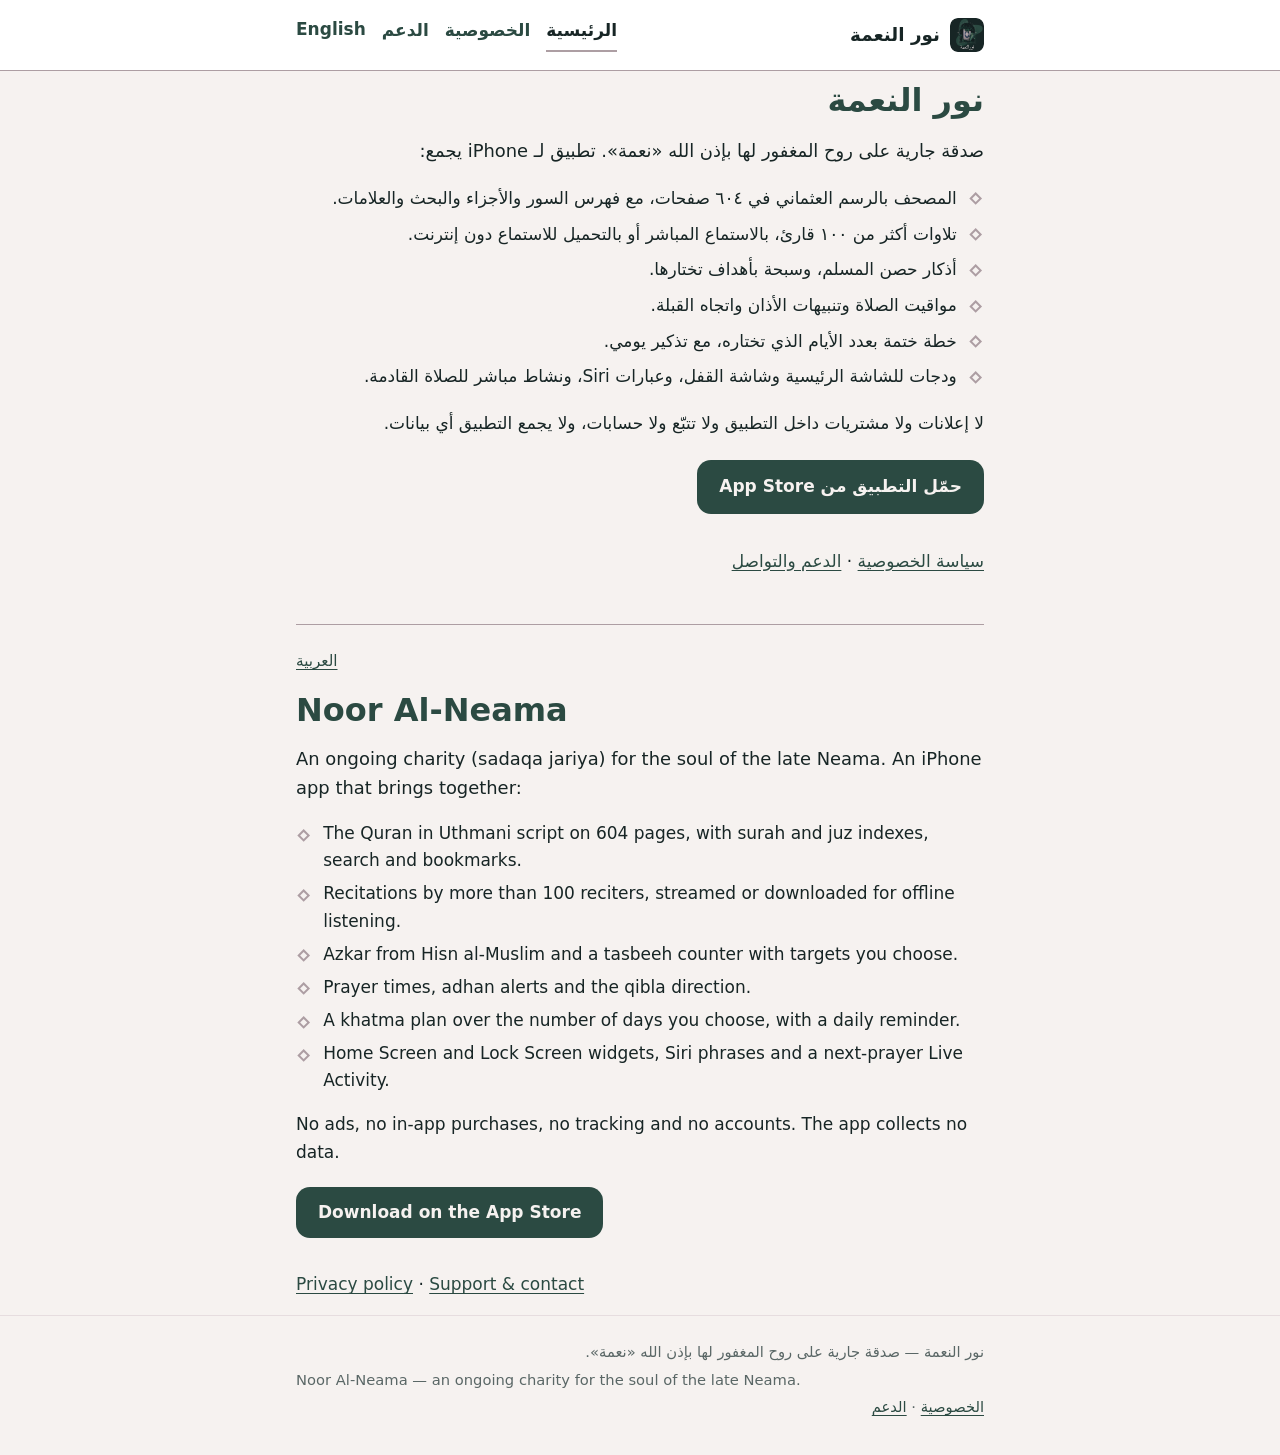
<file: index.html>
<!doctype html>
<html lang="ar" dir="rtl">
<head>
<meta charset="utf-8">
<meta name="viewport" content="width=device-width, initial-scale=1">
<meta name="color-scheme" content="light dark">
<meta name="description" content="نور النعمة: مصحف وتلاوات وأذكار ومواقيت صلاة لـ iPhone، صدقة جارية بلا إعلانات ولا تتبّع. Noor Al-Neama: Quran, recitations, azkar and prayer times for iPhone.">
<meta name="referrer" content="no-referrer">
<title>نور النعمة · Noor Al-Neama</title>
<link rel="icon" href="icon.png" type="image/png">
<link rel="stylesheet" href="style.css">
</head>
<body>
<a class="skip" href="#main">تخطَّ إلى المحتوى</a>
<header class="site-header">
  <div class="wrap">
    <a class="brand" href="index.html">
      <img src="icon.png" width="34" height="34" alt="">
      <span>نور النعمة</span>
    </a>
    <nav class="site-nav" aria-label="القائمة الرئيسية">
      <ul>
        <li><a href="index.html" aria-current="page">الرئيسية</a></li>
        <li><a href="privacy.html">الخصوصية</a></li>
        <li><a href="support.html">الدعم</a></li>
        <li><a href="#en" lang="en" hreflang="en">English</a></li>
      </ul>
    </nav>
  </div>
</header>

<main id="main" class="wrap">
<article id="ar">
  <h1>نور النعمة</h1>
  <p class="lead">صدقة جارية على روح المغفور لها بإذن الله «نعمة». تطبيق لـ iPhone يجمع:</p>
  <ul class="checks">
    <li>المصحف بالرسم العثماني في ٦٠٤ صفحات، مع فهرس السور والأجزاء والبحث والعلامات.</li>
    <li>تلاوات أكثر من ١٠٠ قارئ، بالاستماع المباشر أو بالتحميل للاستماع دون إنترنت.</li>
    <li>أذكار حصن المسلم، وسبحة بأهداف تختارها.</li>
    <li>مواقيت الصلاة وتنبيهات الأذان واتجاه القبلة.</li>
    <li>خطة ختمة بعدد الأيام الذي تختاره، مع تذكير يومي.</li>
    <li>ودجات للشاشة الرئيسية وشاشة القفل، وعبارات Siri، ونشاط مباشر للصلاة القادمة.</li>
  </ul>
  <p>لا إعلانات ولا مشتريات داخل التطبيق ولا تتبّع ولا حسابات، ولا يجمع التطبيق أي بيانات.</p>
  <p><a class="cta" href="https://apps.apple.com/app/id6822206057">حمّل التطبيق من App Store</a></p>
  <p><a href="privacy.html">سياسة الخصوصية</a> · <a href="support.html">الدعم والتواصل</a></p>
</article>

<article id="en" class="en" lang="en" dir="ltr">
  <p class="lang-switch"><a href="#ar" lang="ar" hreflang="ar" dir="rtl">العربية</a></p>
  <h1>Noor Al-Neama</h1>
  <p class="lead">An ongoing charity (sadaqa jariya) for the soul of the late Neama. An iPhone app that brings together:</p>
  <ul class="checks">
    <li>The Quran in Uthmani script on 604 pages, with surah and juz indexes, search and bookmarks.</li>
    <li>Recitations by more than 100 reciters, streamed or downloaded for offline listening.</li>
    <li>Azkar from Hisn al-Muslim and a tasbeeh counter with targets you choose.</li>
    <li>Prayer times, adhan alerts and the qibla direction.</li>
    <li>A khatma plan over the number of days you choose, with a daily reminder.</li>
    <li>Home Screen and Lock Screen widgets, Siri phrases and a next-prayer Live Activity.</li>
  </ul>
  <p>No ads, no in-app purchases, no tracking and no accounts. The app collects no data.</p>
  <p><a class="cta" href="https://apps.apple.com/app/id6822206057">Download on the App Store</a></p>
  <p><a href="privacy.html">Privacy policy</a> · <a href="support.html">Support &amp; contact</a></p>
</article>
</main>

<footer class="site-footer">
  <div class="wrap">
    <p>نور النعمة — صدقة جارية على روح المغفور لها بإذن الله «نعمة».</p>
    <p lang="en" dir="ltr" class="ltr">Noor Al-Neama — an ongoing charity for the soul of the late Neama.</p>
    <p><a href="privacy.html">الخصوصية</a> · <a href="support.html">الدعم</a></p>
  </div>
</footer>
</body>
</html>
</file>
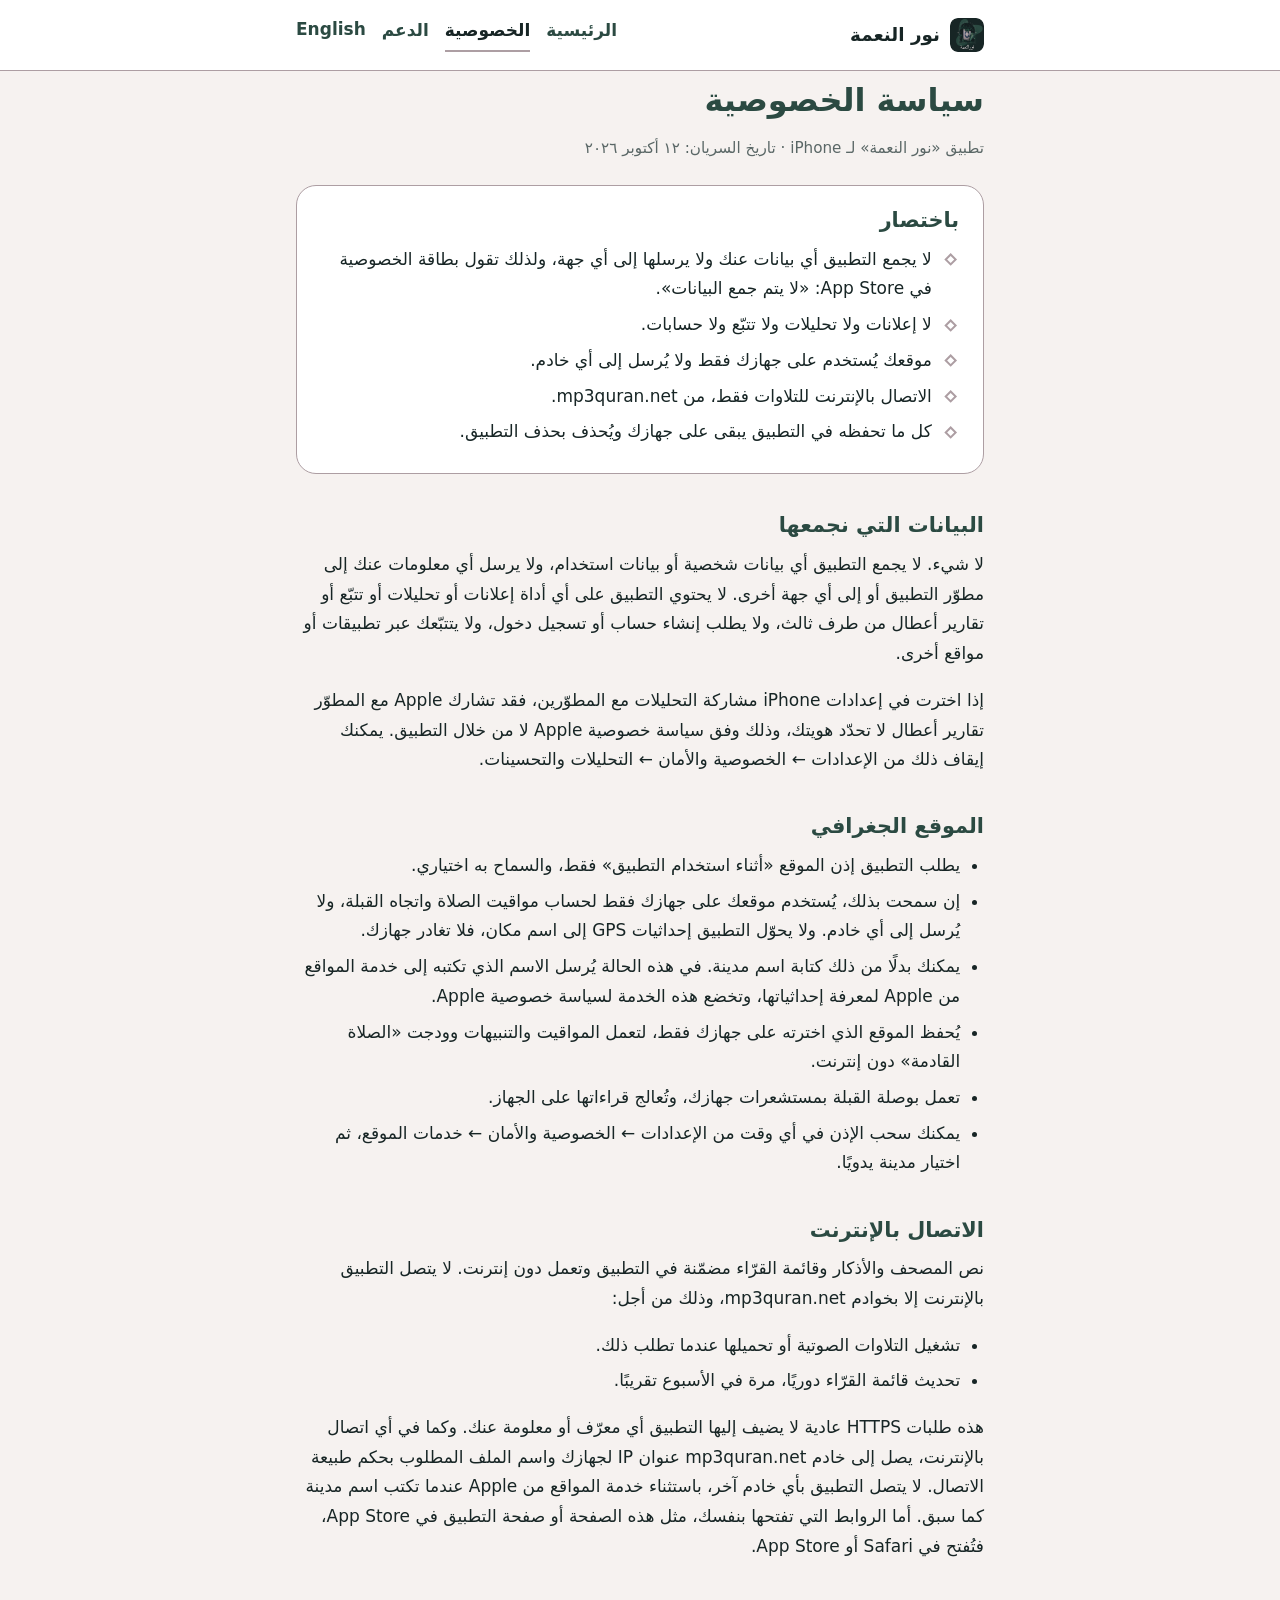
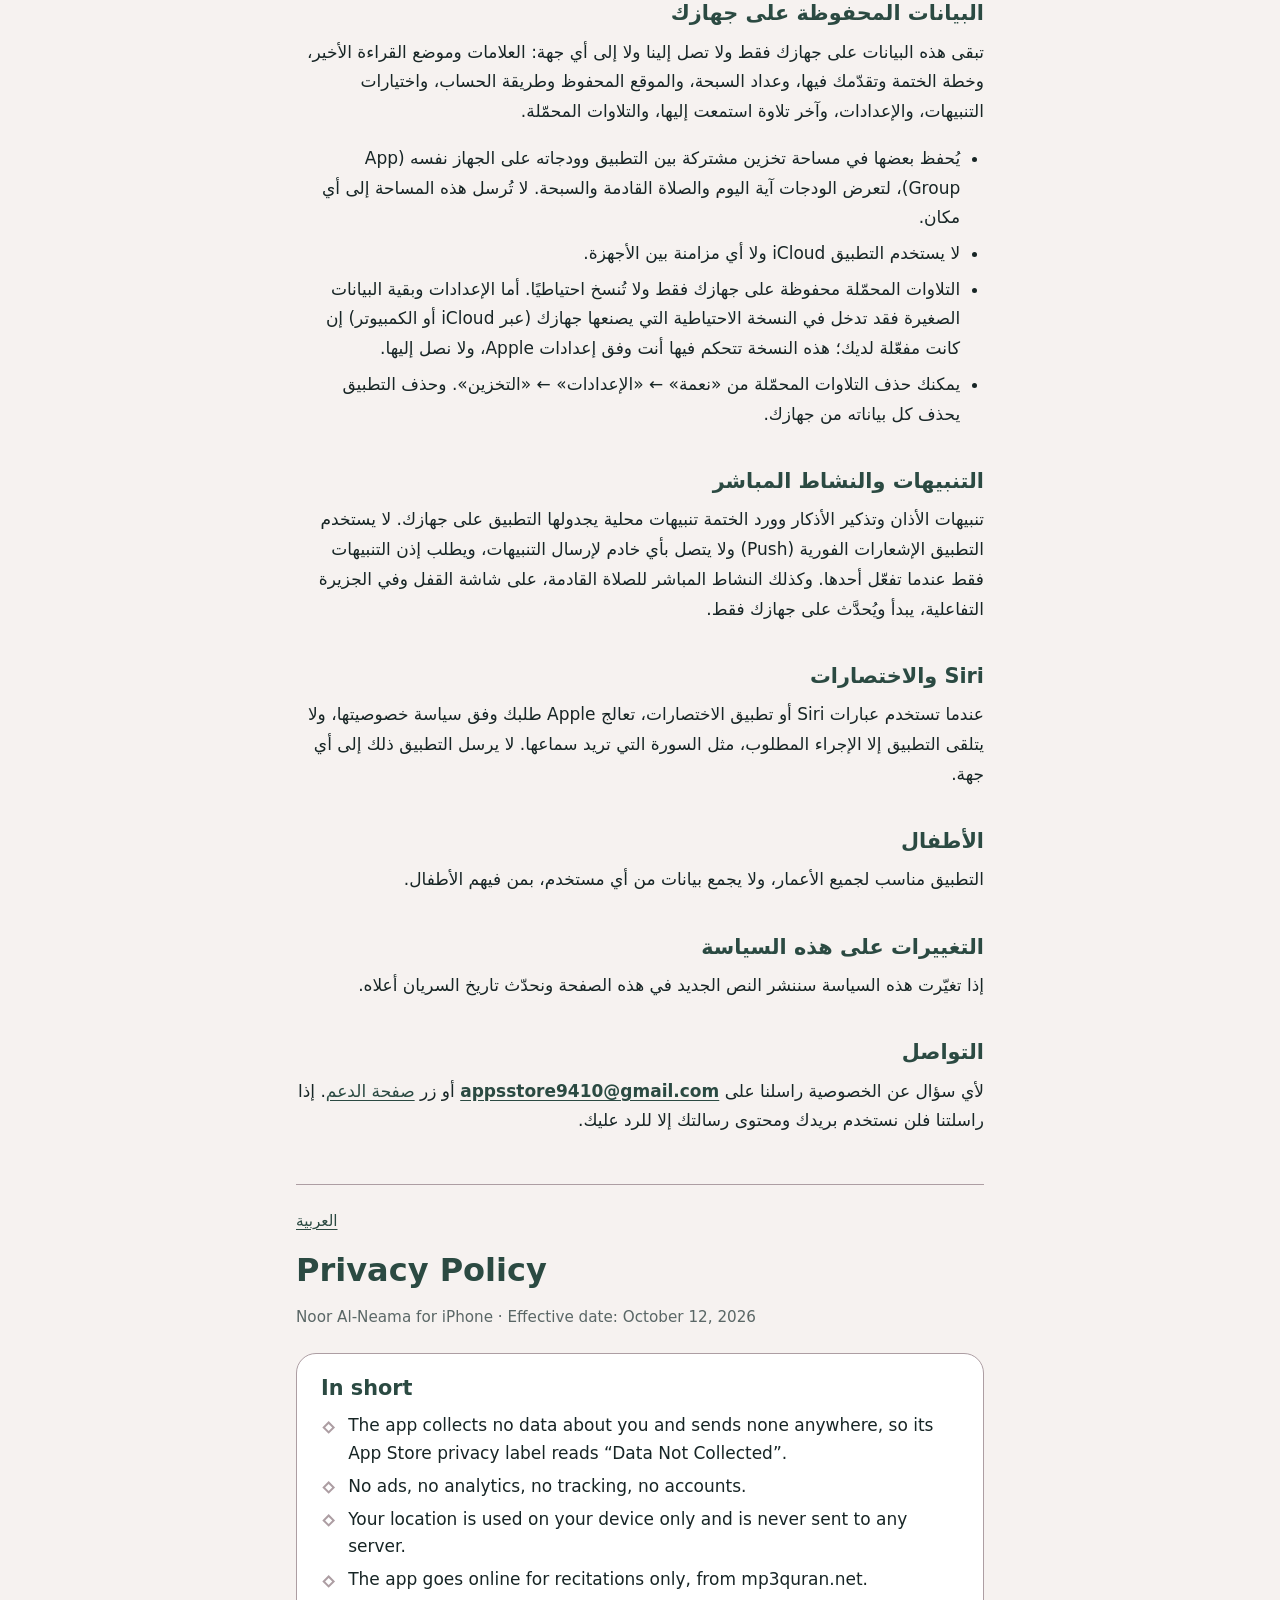
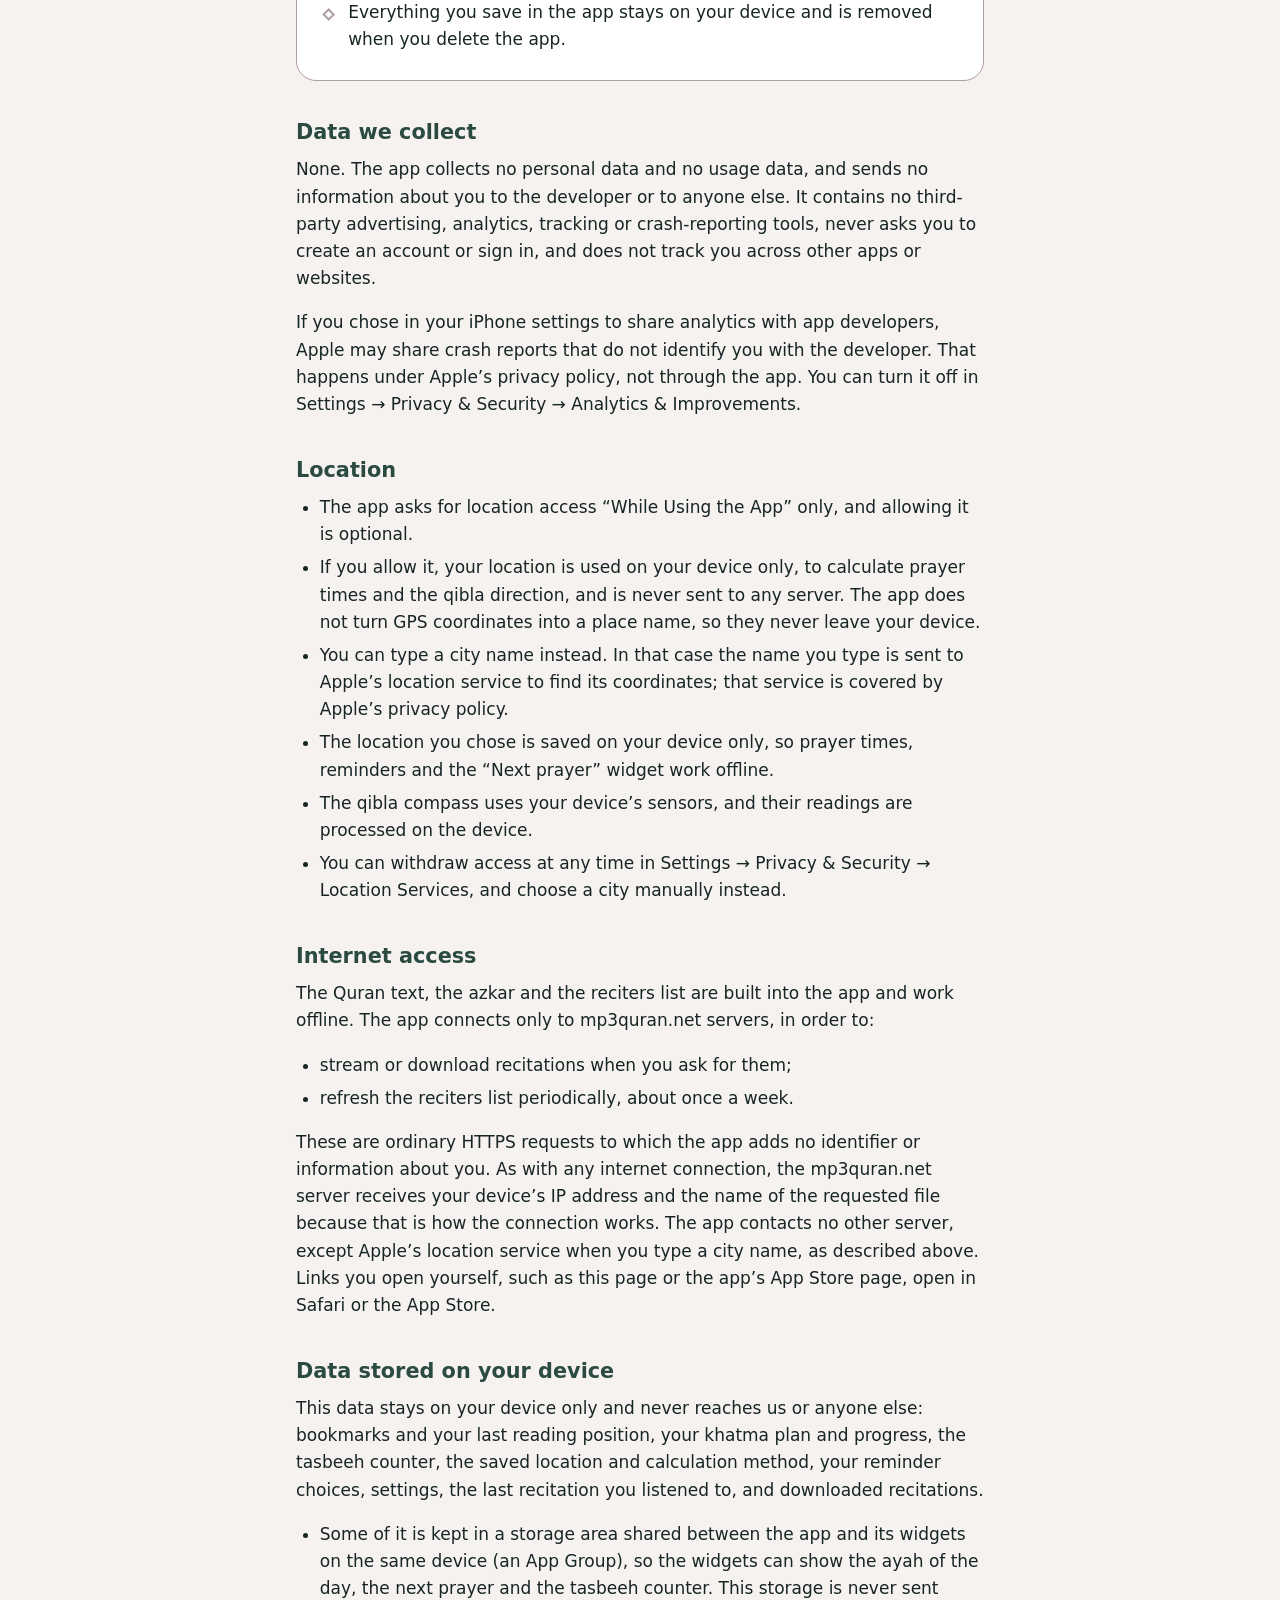
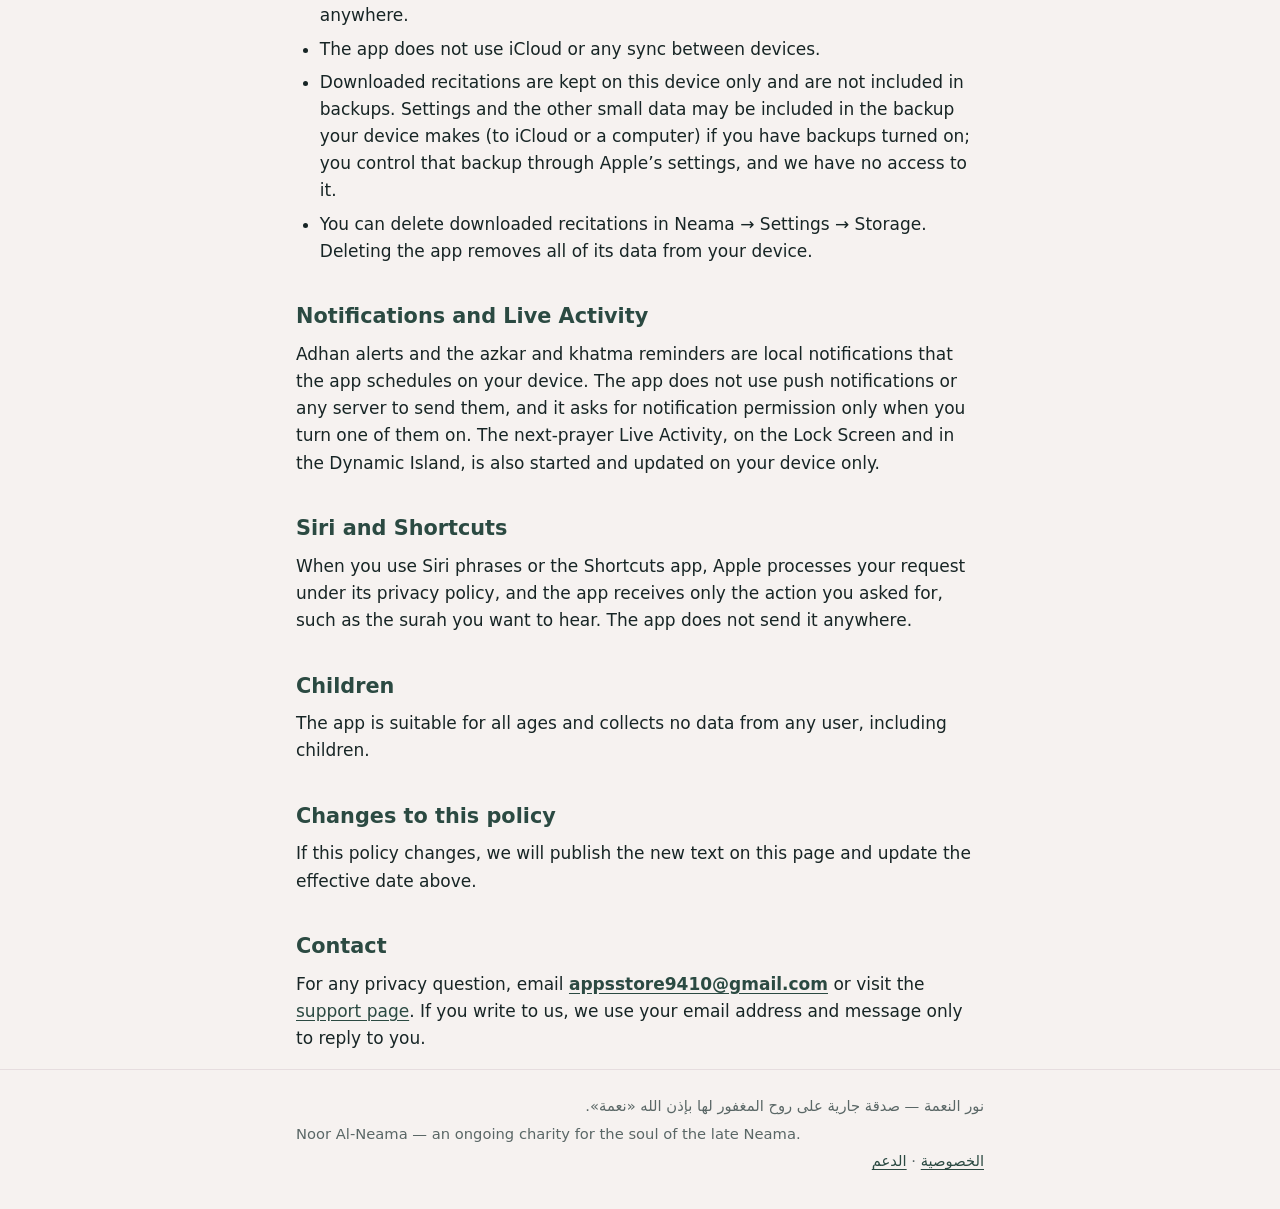
<file: privacy.html>
<!doctype html>
<html lang="ar" dir="rtl">
<head>
<meta charset="utf-8">
<meta name="viewport" content="width=device-width, initial-scale=1">
<meta name="color-scheme" content="light dark">
<meta name="description" content="سياسة الخصوصية لتطبيق نور النعمة: لا يجمع التطبيق أي بيانات. Privacy policy of Noor Al-Neama: the app collects no data.">
<meta name="referrer" content="no-referrer">
<title>سياسة الخصوصية — نور النعمة · Privacy Policy — Noor Al-Neama</title>
<link rel="icon" href="icon.png" type="image/png">
<link rel="stylesheet" href="style.css">
</head>
<body>
<a class="skip" href="#main">تخطَّ إلى المحتوى</a>
<header class="site-header">
  <div class="wrap">
    <a class="brand" href="index.html">
      <img src="icon.png" width="34" height="34" alt="">
      <span>نور النعمة</span>
    </a>
    <nav class="site-nav" aria-label="القائمة الرئيسية">
      <ul>
        <li><a href="index.html">الرئيسية</a></li>
        <li><a href="privacy.html" aria-current="page">الخصوصية</a></li>
        <li><a href="support.html">الدعم</a></li>
        <li><a href="#en" lang="en" hreflang="en">English</a></li>
      </ul>
    </nav>
  </div>
</header>

<main id="main" class="wrap">
<article id="ar">
  <h1>سياسة الخصوصية</h1>
  <p class="meta">تطبيق «نور النعمة» لـ iPhone · تاريخ السريان: <time datetime="2026-10-12">١٢ أكتوبر ٢٠٢٦</time></p>

  <section class="card summary" aria-labelledby="ar-summary">
    <h2 id="ar-summary">باختصار</h2>
    <ul class="checks">
      <li>لا يجمع التطبيق أي بيانات عنك ولا يرسلها إلى أي جهة، ولذلك تقول بطاقة الخصوصية في App Store: «لا يتم جمع البيانات».</li>
      <li>لا إعلانات ولا تحليلات ولا تتبّع ولا حسابات.</li>
      <li>موقعك يُستخدم على جهازك فقط ولا يُرسل إلى أي خادم.</li>
      <li>الاتصال بالإنترنت للتلاوات فقط، من mp3quran.net.</li>
      <li>كل ما تحفظه في التطبيق يبقى على جهازك ويُحذف بحذف التطبيق.</li>
    </ul>
  </section>

  <h2>البيانات التي نجمعها</h2>
  <p>لا شيء. لا يجمع التطبيق أي بيانات شخصية أو بيانات استخدام، ولا يرسل أي معلومات عنك إلى مطوّر التطبيق أو إلى أي جهة أخرى. لا يحتوي التطبيق على أي أداة إعلانات أو تحليلات أو تتبّع أو تقارير أعطال من طرف ثالث، ولا يطلب إنشاء حساب أو تسجيل دخول، ولا يتتبّعك عبر تطبيقات أو مواقع أخرى.</p>
  <p>إذا اخترت في إعدادات iPhone مشاركة التحليلات مع المطوّرين، فقد تشارك Apple مع المطوّر تقارير أعطال لا تحدّد هويتك، وذلك وفق سياسة خصوصية Apple لا من خلال التطبيق. يمكنك إيقاف ذلك من الإعدادات ← الخصوصية والأمان ← التحليلات والتحسينات.</p>

  <h2>الموقع الجغرافي</h2>
  <ul>
    <li>يطلب التطبيق إذن الموقع «أثناء استخدام التطبيق» فقط، والسماح به اختياري.</li>
    <li>إن سمحت بذلك، يُستخدم موقعك على جهازك فقط لحساب مواقيت الصلاة واتجاه القبلة، ولا يُرسل إلى أي خادم. ولا يحوّل التطبيق إحداثيات GPS إلى اسم مكان، فلا تغادر جهازك.</li>
    <li>يمكنك بدلًا من ذلك كتابة اسم مدينة. في هذه الحالة يُرسل الاسم الذي تكتبه إلى خدمة المواقع من Apple لمعرفة إحداثياتها، وتخضع هذه الخدمة لسياسة خصوصية Apple.</li>
    <li>يُحفظ الموقع الذي اخترته على جهازك فقط، لتعمل المواقيت والتنبيهات وودجت «الصلاة القادمة» دون إنترنت.</li>
    <li>تعمل بوصلة القبلة بمستشعرات جهازك، وتُعالج قراءاتها على الجهاز.</li>
    <li>يمكنك سحب الإذن في أي وقت من الإعدادات ← الخصوصية والأمان ← خدمات الموقع، ثم اختيار مدينة يدويًا.</li>
  </ul>

  <h2>الاتصال بالإنترنت</h2>
  <p>نص المصحف والأذكار وقائمة القرّاء مضمّنة في التطبيق وتعمل دون إنترنت. لا يتصل التطبيق بالإنترنت إلا بخوادم mp3quran.net، وذلك من أجل:</p>
  <ul>
    <li>تشغيل التلاوات الصوتية أو تحميلها عندما تطلب ذلك.</li>
    <li>تحديث قائمة القرّاء دوريًا، مرة في الأسبوع تقريبًا.</li>
  </ul>
  <p>هذه طلبات HTTPS عادية لا يضيف إليها التطبيق أي معرّف أو معلومة عنك. وكما في أي اتصال بالإنترنت، يصل إلى خادم mp3quran.net عنوان IP لجهازك واسم الملف المطلوب بحكم طبيعة الاتصال. لا يتصل التطبيق بأي خادم آخر، باستثناء خدمة المواقع من Apple عندما تكتب اسم مدينة كما سبق. أما الروابط التي تفتحها بنفسك، مثل هذه الصفحة أو صفحة التطبيق في App Store، فتُفتح في Safari أو App Store.</p>

  <h2>البيانات المحفوظة على جهازك</h2>
  <p>تبقى هذه البيانات على جهازك فقط ولا تصل إلينا ولا إلى أي جهة: العلامات وموضع القراءة الأخير، وخطة الختمة وتقدّمك فيها، وعداد السبحة، والموقع المحفوظ وطريقة الحساب، واختيارات التنبيهات، والإعدادات، وآخر تلاوة استمعت إليها، والتلاوات المحمّلة.</p>
  <ul>
    <li>يُحفظ بعضها في مساحة تخزين مشتركة بين التطبيق وودجاته على الجهاز نفسه (App Group)، لتعرض الودجات آية اليوم والصلاة القادمة والسبحة. لا تُرسل هذه المساحة إلى أي مكان.</li>
    <li>لا يستخدم التطبيق iCloud ولا أي مزامنة بين الأجهزة.</li>
    <li>التلاوات المحمّلة محفوظة على جهازك فقط ولا تُنسخ احتياطيًا. أما الإعدادات وبقية البيانات الصغيرة فقد تدخل في النسخة الاحتياطية التي يصنعها جهازك (عبر iCloud أو الكمبيوتر) إن كانت مفعّلة لديك؛ هذه النسخة تتحكم فيها أنت وفق إعدادات Apple، ولا نصل إليها.</li>
    <li>يمكنك حذف التلاوات المحمّلة من «نعمة» ← «الإعدادات» ← «التخزين». وحذف التطبيق يحذف كل بياناته من جهازك.</li>
  </ul>

  <h2>التنبيهات والنشاط المباشر</h2>
  <p>تنبيهات الأذان وتذكير الأذكار وورد الختمة تنبيهات محلية يجدولها التطبيق على جهازك. لا يستخدم التطبيق الإشعارات الفورية (Push) ولا يتصل بأي خادم لإرسال التنبيهات، ويطلب إذن التنبيهات فقط عندما تفعّل أحدها. وكذلك النشاط المباشر للصلاة القادمة، على شاشة القفل وفي الجزيرة التفاعلية، يبدأ ويُحدَّث على جهازك فقط.</p>

  <h2>Siri والاختصارات</h2>
  <p>عندما تستخدم عبارات Siri أو تطبيق الاختصارات، تعالج Apple طلبك وفق سياسة خصوصيتها، ولا يتلقى التطبيق إلا الإجراء المطلوب، مثل السورة التي تريد سماعها. لا يرسل التطبيق ذلك إلى أي جهة.</p>

  <h2>الأطفال</h2>
  <p>التطبيق مناسب لجميع الأعمار، ولا يجمع بيانات من أي مستخدم، بمن فيهم الأطفال.</p>

  <h2>التغييرات على هذه السياسة</h2>
  <p>إذا تغيّرت هذه السياسة سننشر النص الجديد في هذه الصفحة ونحدّث تاريخ السريان أعلاه.</p>

  <h2>التواصل</h2>
  <p>لأي سؤال عن الخصوصية راسلنا على <a class="email" href="mailto:appsstore9410@gmail.com">appsstore9410@gmail.com</a> أو زر <a href="support.html">صفحة الدعم</a>. إذا راسلتنا فلن نستخدم بريدك ومحتوى رسالتك إلا للرد عليك.</p>
</article>

<article id="en" class="en" lang="en" dir="ltr">
  <p class="lang-switch"><a href="#ar" lang="ar" hreflang="ar" dir="rtl">العربية</a></p>
  <h1>Privacy Policy</h1>
  <p class="meta">Noor Al-Neama for iPhone · Effective date: <time datetime="2026-10-12">October 12, 2026</time></p>

  <section class="card summary" aria-labelledby="en-summary">
    <h2 id="en-summary">In short</h2>
    <ul class="checks">
      <li>The app collects no data about you and sends none anywhere, so its App Store privacy label reads “Data Not Collected”.</li>
      <li>No ads, no analytics, no tracking, no accounts.</li>
      <li>Your location is used on your device only and is never sent to any server.</li>
      <li>The app goes online for recitations only, from mp3quran.net.</li>
      <li>Everything you save in the app stays on your device and is removed when you delete the app.</li>
    </ul>
  </section>

  <h2>Data we collect</h2>
  <p>None. The app collects no personal data and no usage data, and sends no information about you to the developer or to anyone else. It contains no third-party advertising, analytics, tracking or crash-reporting tools, never asks you to create an account or sign in, and does not track you across other apps or websites.</p>
  <p>If you chose in your iPhone settings to share analytics with app developers, Apple may share crash reports that do not identify you with the developer. That happens under Apple’s privacy policy, not through the app. You can turn it off in Settings → Privacy &amp; Security → Analytics &amp; Improvements.</p>

  <h2>Location</h2>
  <ul>
    <li>The app asks for location access “While Using the App” only, and allowing it is optional.</li>
    <li>If you allow it, your location is used on your device only, to calculate prayer times and the qibla direction, and is never sent to any server. The app does not turn GPS coordinates into a place name, so they never leave your device.</li>
    <li>You can type a city name instead. In that case the name you type is sent to Apple’s location service to find its coordinates; that service is covered by Apple’s privacy policy.</li>
    <li>The location you chose is saved on your device only, so prayer times, reminders and the “Next prayer” widget work offline.</li>
    <li>The qibla compass uses your device’s sensors, and their readings are processed on the device.</li>
    <li>You can withdraw access at any time in Settings → Privacy &amp; Security → Location Services, and choose a city manually instead.</li>
  </ul>

  <h2>Internet access</h2>
  <p>The Quran text, the azkar and the reciters list are built into the app and work offline. The app connects only to mp3quran.net servers, in order to:</p>
  <ul>
    <li>stream or download recitations when you ask for them;</li>
    <li>refresh the reciters list periodically, about once a week.</li>
  </ul>
  <p>These are ordinary HTTPS requests to which the app adds no identifier or information about you. As with any internet connection, the mp3quran.net server receives your device’s IP address and the name of the requested file because that is how the connection works. The app contacts no other server, except Apple’s location service when you type a city name, as described above. Links you open yourself, such as this page or the app’s App Store page, open in Safari or the App Store.</p>

  <h2>Data stored on your device</h2>
  <p>This data stays on your device only and never reaches us or anyone else: bookmarks and your last reading position, your khatma plan and progress, the tasbeeh counter, the saved location and calculation method, your reminder choices, settings, the last recitation you listened to, and downloaded recitations.</p>
  <ul>
    <li>Some of it is kept in a storage area shared between the app and its widgets on the same device (an App Group), so the widgets can show the ayah of the day, the next prayer and the tasbeeh counter. This storage is never sent anywhere.</li>
    <li>The app does not use iCloud or any sync between devices.</li>
    <li>Downloaded recitations are kept on this device only and are not included in backups. Settings and the other small data may be included in the backup your device makes (to iCloud or a computer) if you have backups turned on; you control that backup through Apple’s settings, and we have no access to it.</li>
    <li>You can delete downloaded recitations in Neama → Settings → Storage. Deleting the app removes all of its data from your device.</li>
  </ul>

  <h2>Notifications and Live Activity</h2>
  <p>Adhan alerts and the azkar and khatma reminders are local notifications that the app schedules on your device. The app does not use push notifications or any server to send them, and it asks for notification permission only when you turn one of them on. The next-prayer Live Activity, on the Lock Screen and in the Dynamic Island, is also started and updated on your device only.</p>

  <h2>Siri and Shortcuts</h2>
  <p>When you use Siri phrases or the Shortcuts app, Apple processes your request under its privacy policy, and the app receives only the action you asked for, such as the surah you want to hear. The app does not send it anywhere.</p>

  <h2>Children</h2>
  <p>The app is suitable for all ages and collects no data from any user, including children.</p>

  <h2>Changes to this policy</h2>
  <p>If this policy changes, we will publish the new text on this page and update the effective date above.</p>

  <h2>Contact</h2>
  <p>For any privacy question, email <a class="email" href="mailto:appsstore9410@gmail.com">appsstore9410@gmail.com</a> or visit the <a href="support.html">support page</a>. If you write to us, we use your email address and message only to reply to you.</p>
</article>
</main>

<footer class="site-footer">
  <div class="wrap">
    <p>نور النعمة — صدقة جارية على روح المغفور لها بإذن الله «نعمة».</p>
    <p lang="en" dir="ltr" class="ltr">Noor Al-Neama — an ongoing charity for the soul of the late Neama.</p>
    <p><a href="privacy.html">الخصوصية</a> · <a href="support.html">الدعم</a></p>
  </div>
</footer>
</body>
</html>
</file>
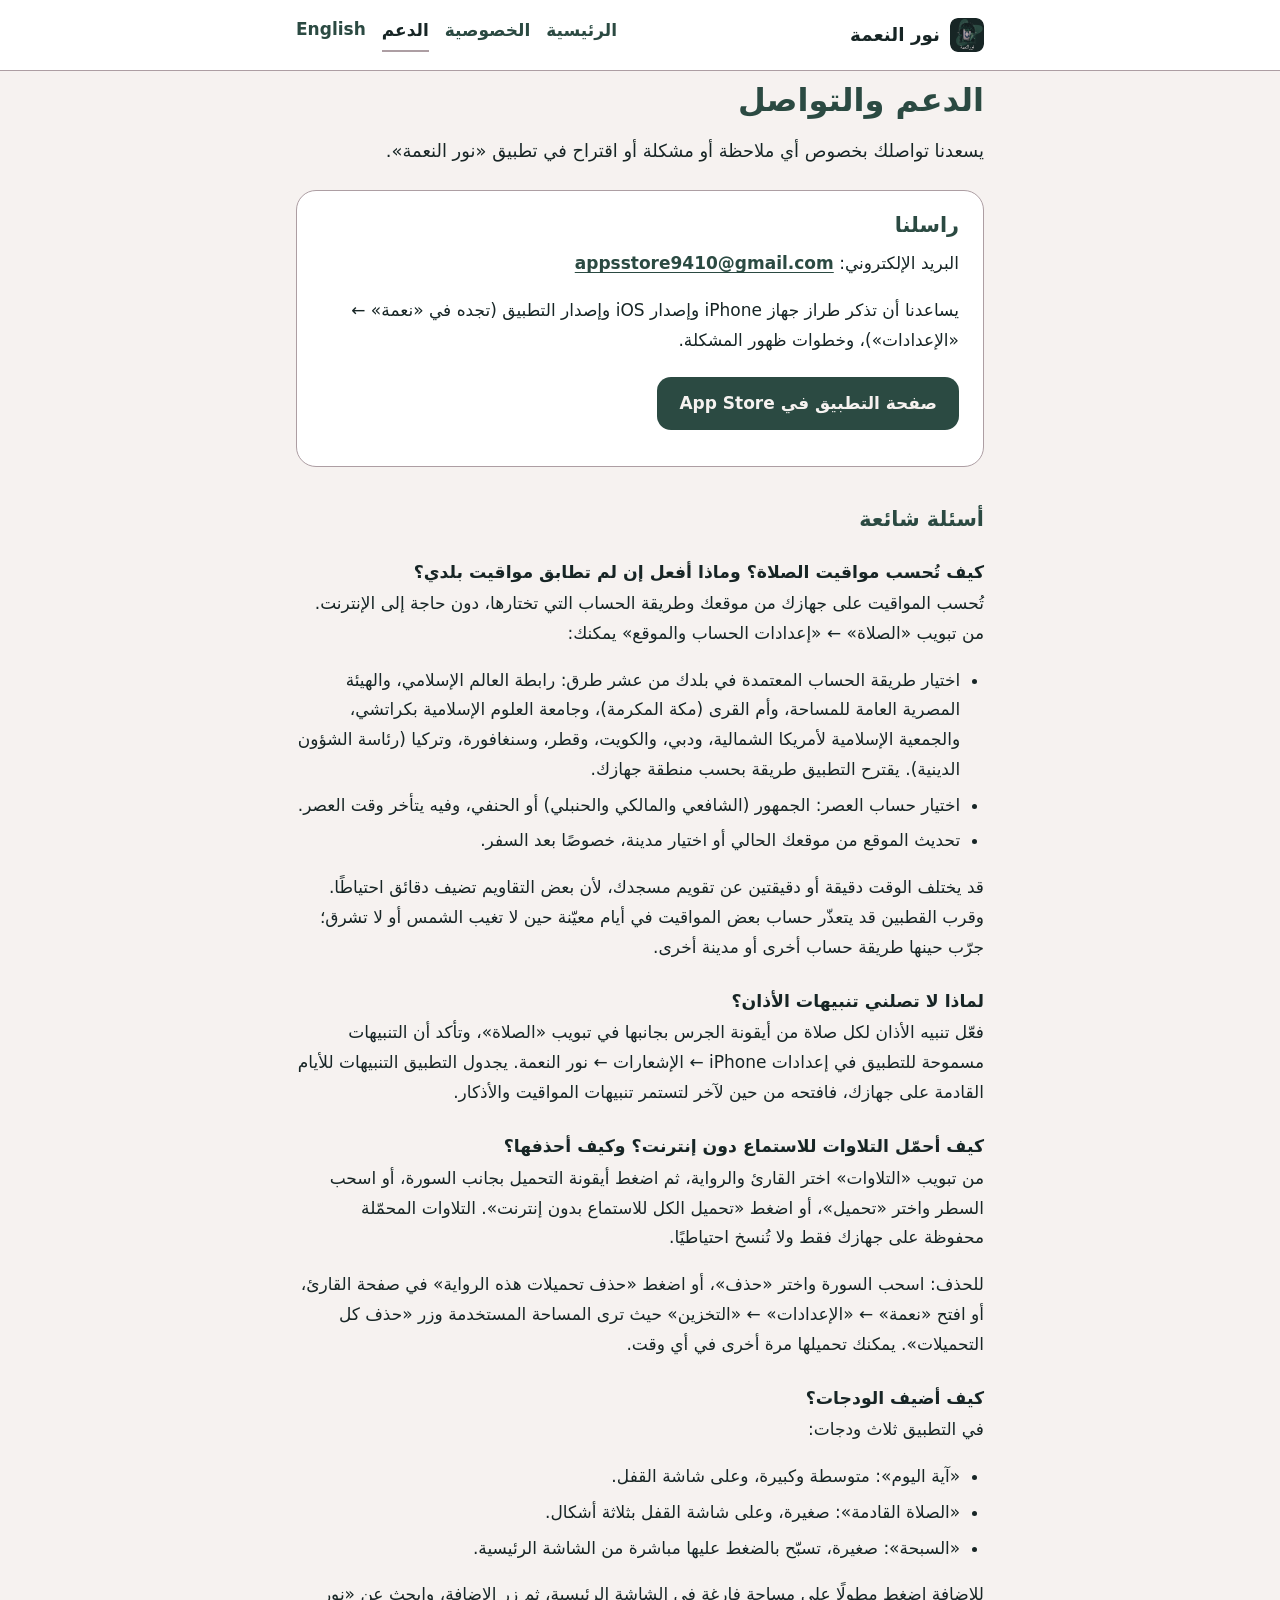
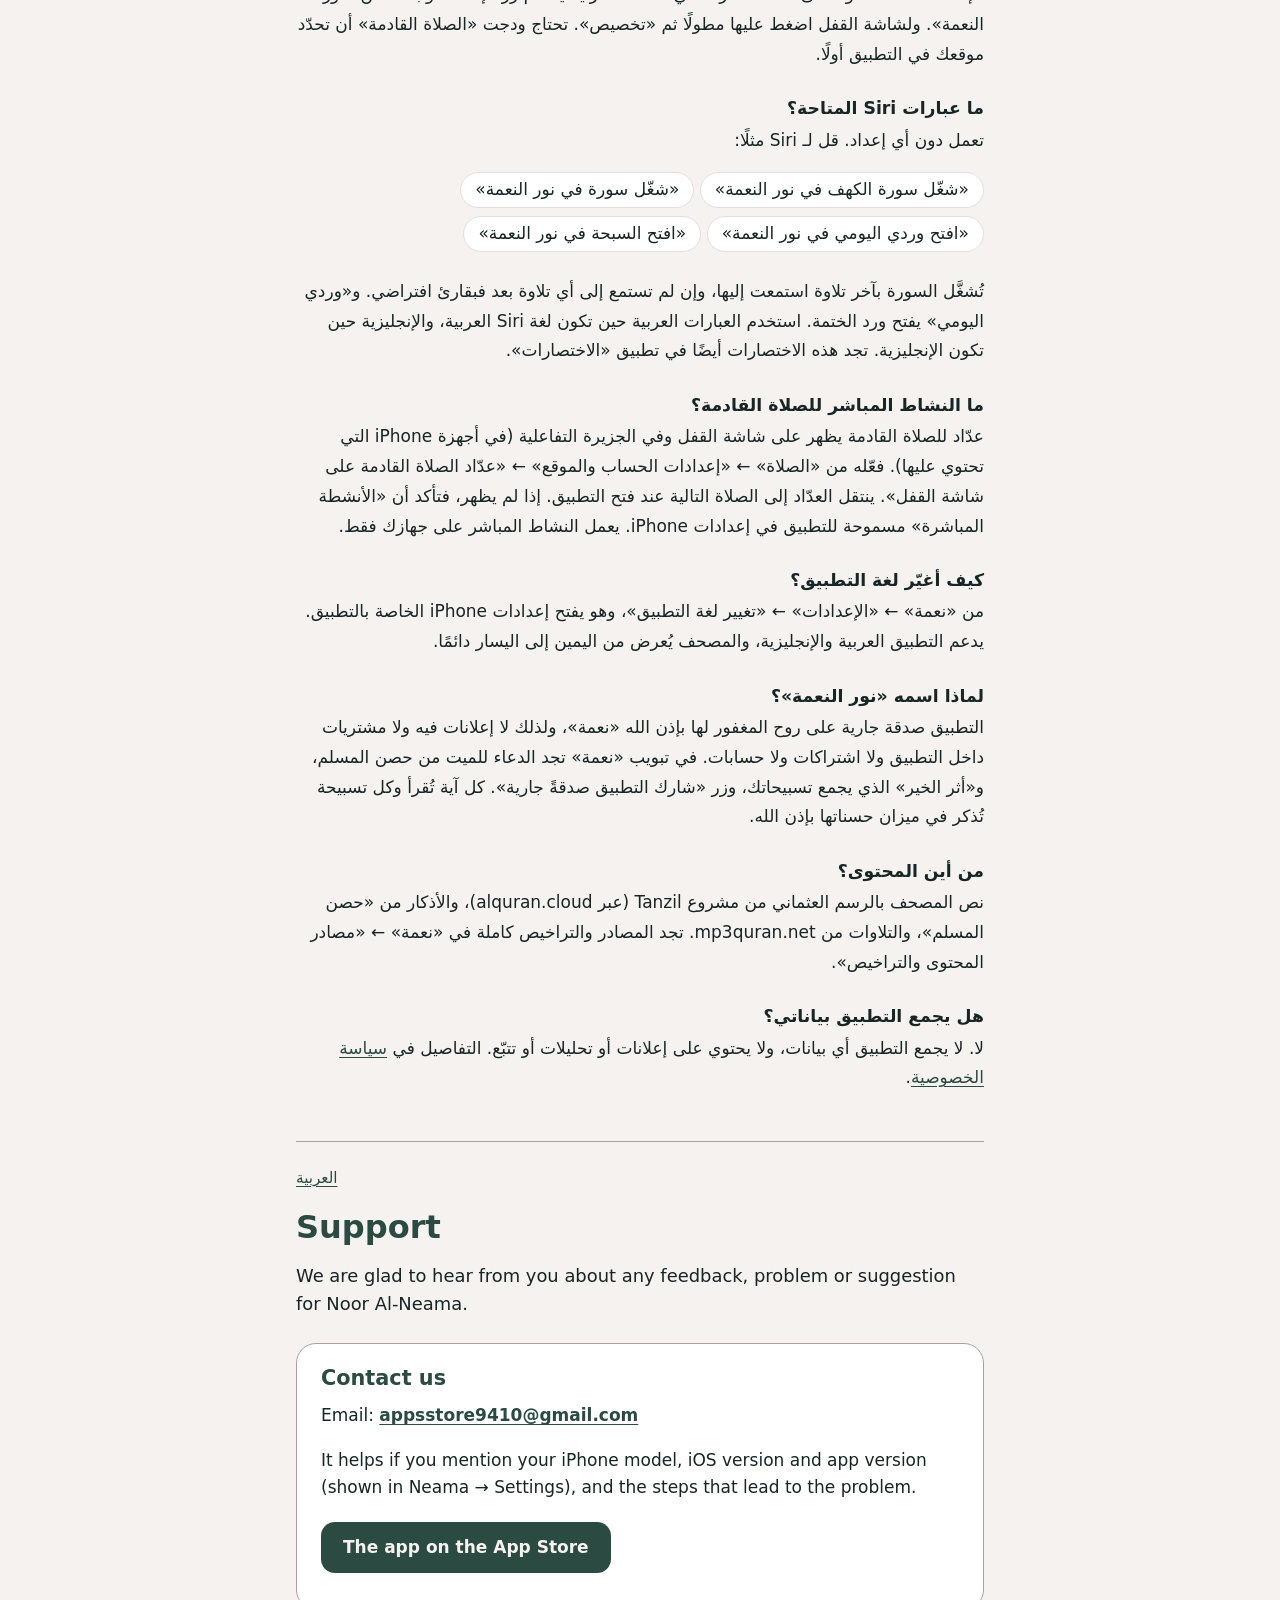
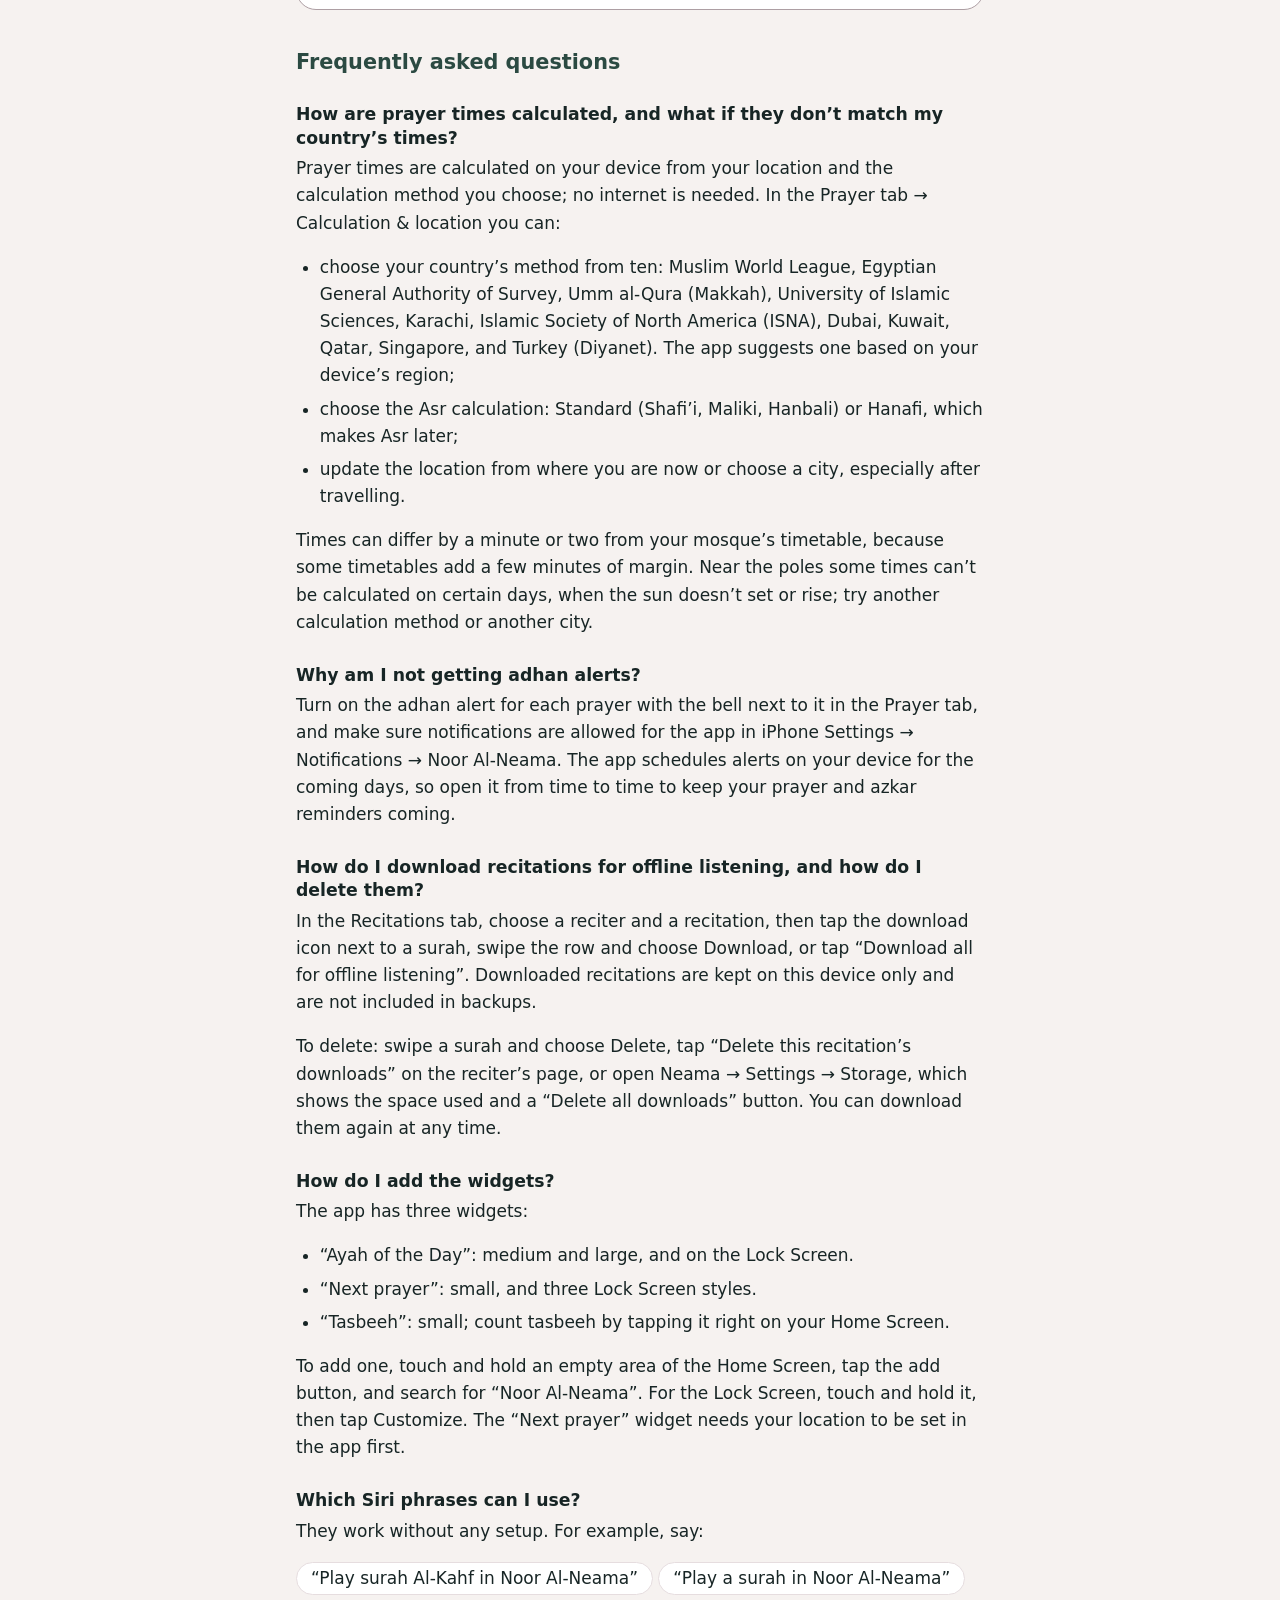
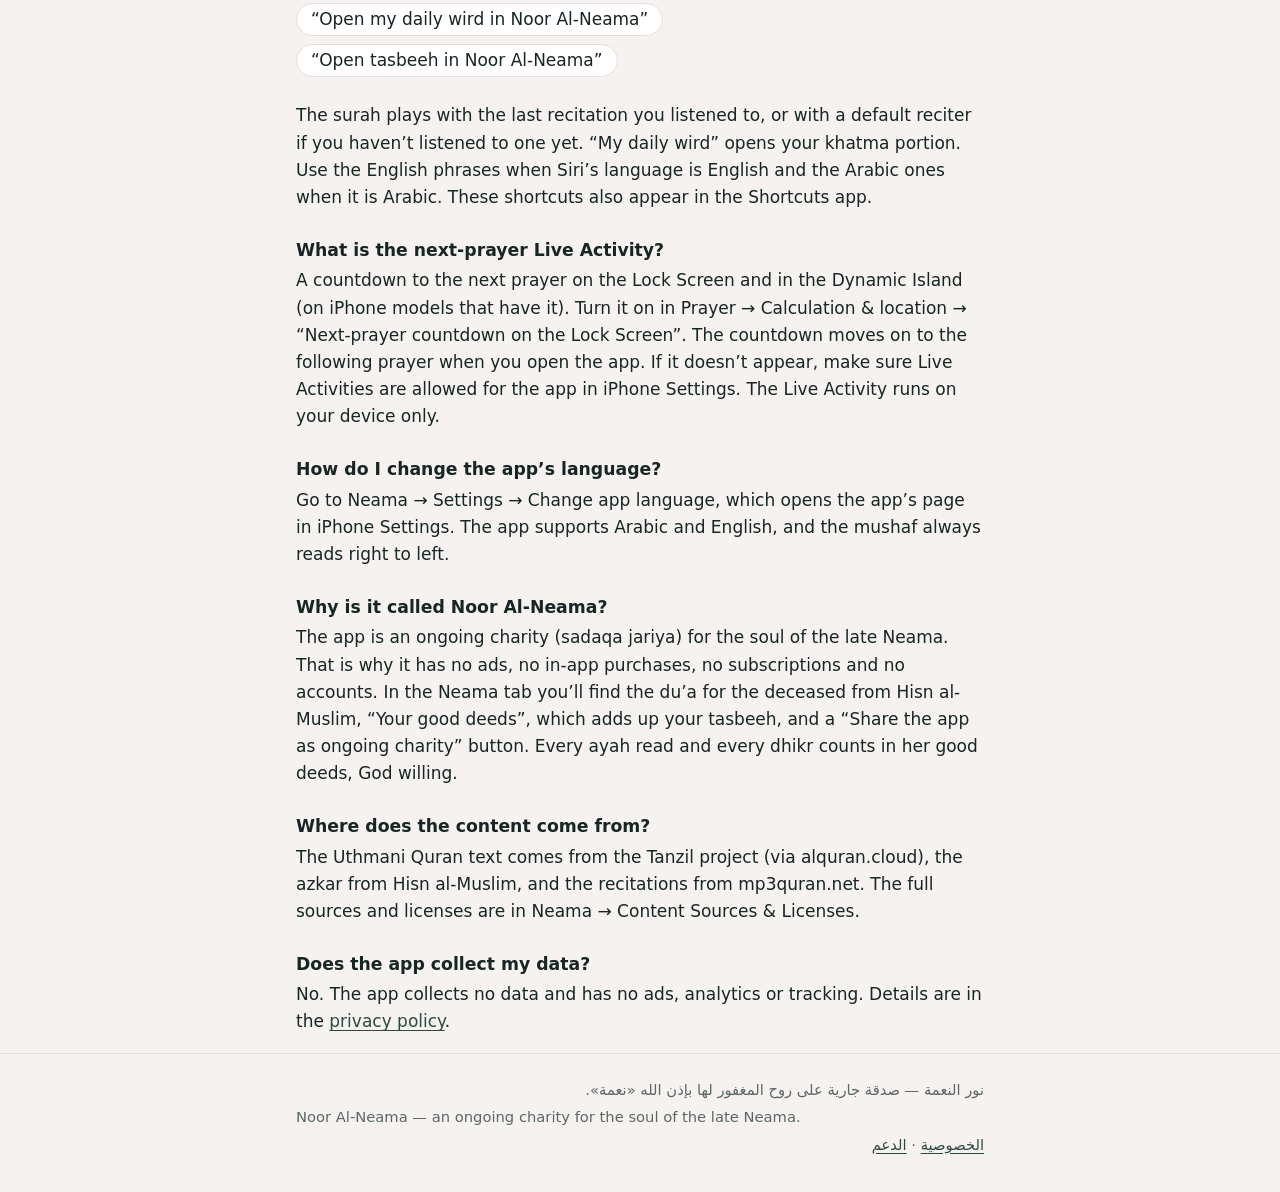
<file: support.html>
<!doctype html>
<html lang="ar" dir="rtl">
<head>
<meta charset="utf-8">
<meta name="viewport" content="width=device-width, initial-scale=1">
<meta name="color-scheme" content="light dark">
<meta name="description" content="الدعم والأسئلة الشائعة لتطبيق نور النعمة. Support and frequently asked questions for Noor Al-Neama.">
<meta name="referrer" content="no-referrer">
<title>الدعم — نور النعمة · Support — Noor Al-Neama</title>
<link rel="icon" href="icon.png" type="image/png">
<link rel="stylesheet" href="style.css">
</head>
<body>
<a class="skip" href="#main">تخطَّ إلى المحتوى</a>
<header class="site-header">
  <div class="wrap">
    <a class="brand" href="index.html">
      <img src="icon.png" width="34" height="34" alt="">
      <span>نور النعمة</span>
    </a>
    <nav class="site-nav" aria-label="القائمة الرئيسية">
      <ul>
        <li><a href="index.html">الرئيسية</a></li>
        <li><a href="privacy.html">الخصوصية</a></li>
        <li><a href="support.html" aria-current="page">الدعم</a></li>
        <li><a href="#en" lang="en" hreflang="en">English</a></li>
      </ul>
    </nav>
  </div>
</header>

<main id="main" class="wrap">
<article id="ar">
  <h1>الدعم والتواصل</h1>
  <p class="lead">يسعدنا تواصلك بخصوص أي ملاحظة أو مشكلة أو اقتراح في تطبيق «نور النعمة».</p>

  <section class="card summary" aria-labelledby="ar-contact">
    <h2 id="ar-contact">راسلنا</h2>
    <p>البريد الإلكتروني: <a class="email" href="mailto:appsstore9410@gmail.com">appsstore9410@gmail.com</a></p>
    <p>يساعدنا أن تذكر طراز جهاز iPhone وإصدار iOS وإصدار التطبيق (تجده في «نعمة» ← «الإعدادات»)، وخطوات ظهور المشكلة.</p>
    <p><a class="cta" href="https://apps.apple.com/app/id6822206057">صفحة التطبيق في App Store</a></p>
  </section>

  <section class="faq" aria-labelledby="ar-faq">
    <h2 id="ar-faq">أسئلة شائعة</h2>

    <h3>كيف تُحسب مواقيت الصلاة؟ وماذا أفعل إن لم تطابق مواقيت بلدي؟</h3>
    <p>تُحسب المواقيت على جهازك من موقعك وطريقة الحساب التي تختارها، دون حاجة إلى الإنترنت. من تبويب «الصلاة» ← «إعدادات الحساب والموقع» يمكنك:</p>
    <ul>
      <li>اختيار طريقة الحساب المعتمدة في بلدك من عشر طرق: رابطة العالم الإسلامي، والهيئة المصرية العامة للمساحة، وأم القرى (مكة المكرمة)، وجامعة العلوم الإسلامية بكراتشي، والجمعية الإسلامية لأمريكا الشمالية، ودبي، والكويت، وقطر، وسنغافورة، وتركيا (رئاسة الشؤون الدينية). يقترح التطبيق طريقة بحسب منطقة جهازك.</li>
      <li>اختيار حساب العصر: الجمهور (الشافعي والمالكي والحنبلي) أو الحنفي، وفيه يتأخر وقت العصر.</li>
      <li>تحديث الموقع من موقعك الحالي أو اختيار مدينة، خصوصًا بعد السفر.</li>
    </ul>
    <p>قد يختلف الوقت دقيقة أو دقيقتين عن تقويم مسجدك، لأن بعض التقاويم تضيف دقائق احتياطًا. وقرب القطبين قد يتعذّر حساب بعض المواقيت في أيام معيّنة حين لا تغيب الشمس أو لا تشرق؛ جرّب حينها طريقة حساب أخرى أو مدينة أخرى.</p>

    <h3>لماذا لا تصلني تنبيهات الأذان؟</h3>
    <p>فعّل تنبيه الأذان لكل صلاة من أيقونة الجرس بجانبها في تبويب «الصلاة»، وتأكد أن التنبيهات مسموحة للتطبيق في إعدادات iPhone ← الإشعارات ← نور النعمة. يجدول التطبيق التنبيهات للأيام القادمة على جهازك، فافتحه من حين لآخر لتستمر تنبيهات المواقيت والأذكار.</p>

    <h3>كيف أحمّل التلاوات للاستماع دون إنترنت؟ وكيف أحذفها؟</h3>
    <p>من تبويب «التلاوات» اختر القارئ والرواية، ثم اضغط أيقونة التحميل بجانب السورة، أو اسحب السطر واختر «تحميل»، أو اضغط «تحميل الكل للاستماع بدون إنترنت». التلاوات المحمّلة محفوظة على جهازك فقط ولا تُنسخ احتياطيًا.</p>
    <p>للحذف: اسحب السورة واختر «حذف»، أو اضغط «حذف تحميلات هذه الرواية» في صفحة القارئ، أو افتح «نعمة» ← «الإعدادات» ← «التخزين» حيث ترى المساحة المستخدمة وزر «حذف كل التحميلات». يمكنك تحميلها مرة أخرى في أي وقت.</p>

    <h3>كيف أضيف الودجات؟</h3>
    <p>في التطبيق ثلاث ودجات:</p>
    <ul>
      <li>«آية اليوم»: متوسطة وكبيرة، وعلى شاشة القفل.</li>
      <li>«الصلاة القادمة»: صغيرة، وعلى شاشة القفل بثلاثة أشكال.</li>
      <li>«السبحة»: صغيرة، تسبّح بالضغط عليها مباشرة من الشاشة الرئيسية.</li>
    </ul>
    <p>للإضافة اضغط مطولًا على مساحة فارغة في الشاشة الرئيسية، ثم زر الإضافة، وابحث عن «نور النعمة». ولشاشة القفل اضغط عليها مطولًا ثم «تخصيص». تحتاج ودجت «الصلاة القادمة» أن تحدّد موقعك في التطبيق أولًا.</p>

    <h3>ما عبارات Siri المتاحة؟</h3>
    <p>تعمل دون أي إعداد. قل لـ Siri مثلًا:</p>
    <ul class="phrases">
      <li>«شغّل سورة الكهف في نور النعمة»</li>
      <li>«شغّل سورة في نور النعمة»</li>
      <li>«افتح وردي اليومي في نور النعمة»</li>
      <li>«افتح السبحة في نور النعمة»</li>
    </ul>
    <p>تُشغَّل السورة بآخر تلاوة استمعت إليها، وإن لم تستمع إلى أي تلاوة بعد فبقارئ افتراضي. و«وردي اليومي» يفتح ورد الختمة. استخدم العبارات العربية حين تكون لغة Siri العربية، والإنجليزية حين تكون الإنجليزية. تجد هذه الاختصارات أيضًا في تطبيق «الاختصارات».</p>

    <h3>ما النشاط المباشر للصلاة القادمة؟</h3>
    <p>عدّاد للصلاة القادمة يظهر على شاشة القفل وفي الجزيرة التفاعلية (في أجهزة iPhone التي تحتوي عليها). فعّله من «الصلاة» ← «إعدادات الحساب والموقع» ← «عدّاد الصلاة القادمة على شاشة القفل». ينتقل العدّاد إلى الصلاة التالية عند فتح التطبيق. إذا لم يظهر، فتأكد أن «الأنشطة المباشرة» مسموحة للتطبيق في إعدادات iPhone. يعمل النشاط المباشر على جهازك فقط.</p>

    <h3>كيف أغيّر لغة التطبيق؟</h3>
    <p>من «نعمة» ← «الإعدادات» ← «تغيير لغة التطبيق»، وهو يفتح إعدادات iPhone الخاصة بالتطبيق. يدعم التطبيق العربية والإنجليزية، والمصحف يُعرض من اليمين إلى اليسار دائمًا.</p>

    <h3>لماذا اسمه «نور النعمة»؟</h3>
    <p>التطبيق صدقة جارية على روح المغفور لها بإذن الله «نعمة»، ولذلك لا إعلانات فيه ولا مشتريات داخل التطبيق ولا اشتراكات ولا حسابات. في تبويب «نعمة» تجد الدعاء للميت من حصن المسلم، و«أثر الخير» الذي يجمع تسبيحاتك، وزر «شارك التطبيق صدقةً جارية». كل آية تُقرأ وكل تسبيحة تُذكر في ميزان حسناتها بإذن الله.</p>

    <h3>من أين المحتوى؟</h3>
    <p>نص المصحف بالرسم العثماني من مشروع Tanzil (عبر alquran.cloud)، والأذكار من «حصن المسلم»، والتلاوات من mp3quran.net. تجد المصادر والتراخيص كاملة في «نعمة» ← «مصادر المحتوى والتراخيص».</p>

    <h3>هل يجمع التطبيق بياناتي؟</h3>
    <p>لا. لا يجمع التطبيق أي بيانات، ولا يحتوي على إعلانات أو تحليلات أو تتبّع. التفاصيل في <a href="privacy.html">سياسة الخصوصية</a>.</p>
  </section>
</article>

<article id="en" class="en" lang="en" dir="ltr">
  <p class="lang-switch"><a href="#ar" lang="ar" hreflang="ar" dir="rtl">العربية</a></p>
  <h1>Support</h1>
  <p class="lead">We are glad to hear from you about any feedback, problem or suggestion for Noor Al-Neama.</p>

  <section class="card summary" aria-labelledby="en-contact">
    <h2 id="en-contact">Contact us</h2>
    <p>Email: <a class="email" href="mailto:appsstore9410@gmail.com">appsstore9410@gmail.com</a></p>
    <p>It helps if you mention your iPhone model, iOS version and app version (shown in Neama → Settings), and the steps that lead to the problem.</p>
    <p><a class="cta" href="https://apps.apple.com/app/id6822206057">The app on the App Store</a></p>
  </section>

  <section class="faq" aria-labelledby="en-faq">
    <h2 id="en-faq">Frequently asked questions</h2>

    <h3>How are prayer times calculated, and what if they don’t match my country’s times?</h3>
    <p>Prayer times are calculated on your device from your location and the calculation method you choose; no internet is needed. In the Prayer tab → Calculation &amp; location you can:</p>
    <ul>
      <li>choose your country’s method from ten: Muslim World League, Egyptian General Authority of Survey, Umm al-Qura (Makkah), University of Islamic Sciences, Karachi, Islamic Society of North America (ISNA), Dubai, Kuwait, Qatar, Singapore, and Turkey (Diyanet). The app suggests one based on your device’s region;</li>
      <li>choose the Asr calculation: Standard (Shafi’i, Maliki, Hanbali) or Hanafi, which makes Asr later;</li>
      <li>update the location from where you are now or choose a city, especially after travelling.</li>
    </ul>
    <p>Times can differ by a minute or two from your mosque’s timetable, because some timetables add a few minutes of margin. Near the poles some times can’t be calculated on certain days, when the sun doesn’t set or rise; try another calculation method or another city.</p>

    <h3>Why am I not getting adhan alerts?</h3>
    <p>Turn on the adhan alert for each prayer with the bell next to it in the Prayer tab, and make sure notifications are allowed for the app in iPhone Settings → Notifications → Noor Al-Neama. The app schedules alerts on your device for the coming days, so open it from time to time to keep your prayer and azkar reminders coming.</p>

    <h3>How do I download recitations for offline listening, and how do I delete them?</h3>
    <p>In the Recitations tab, choose a reciter and a recitation, then tap the download icon next to a surah, swipe the row and choose Download, or tap “Download all for offline listening”. Downloaded recitations are kept on this device only and are not included in backups.</p>
    <p>To delete: swipe a surah and choose Delete, tap “Delete this recitation’s downloads” on the reciter’s page, or open Neama → Settings → Storage, which shows the space used and a “Delete all downloads” button. You can download them again at any time.</p>

    <h3>How do I add the widgets?</h3>
    <p>The app has three widgets:</p>
    <ul>
      <li>“Ayah of the Day”: medium and large, and on the Lock Screen.</li>
      <li>“Next prayer”: small, and three Lock Screen styles.</li>
      <li>“Tasbeeh”: small; count tasbeeh by tapping it right on your Home Screen.</li>
    </ul>
    <p>To add one, touch and hold an empty area of the Home Screen, tap the add button, and search for “Noor Al-Neama”. For the Lock Screen, touch and hold it, then tap Customize. The “Next prayer” widget needs your location to be set in the app first.</p>

    <h3>Which Siri phrases can I use?</h3>
    <p>They work without any setup. For example, say:</p>
    <ul class="phrases">
      <li>“Play surah Al-Kahf in Noor Al-Neama”</li>
      <li>“Play a surah in Noor Al-Neama”</li>
      <li>“Open my daily wird in Noor Al-Neama”</li>
      <li>“Open tasbeeh in Noor Al-Neama”</li>
    </ul>
    <p>The surah plays with the last recitation you listened to, or with a default reciter if you haven’t listened to one yet. “My daily wird” opens your khatma portion. Use the English phrases when Siri’s language is English and the Arabic ones when it is Arabic. These shortcuts also appear in the Shortcuts app.</p>

    <h3>What is the next-prayer Live Activity?</h3>
    <p>A countdown to the next prayer on the Lock Screen and in the Dynamic Island (on iPhone models that have it). Turn it on in Prayer → Calculation &amp; location → “Next-prayer countdown on the Lock Screen”. The countdown moves on to the following prayer when you open the app. If it doesn’t appear, make sure Live Activities are allowed for the app in iPhone Settings. The Live Activity runs on your device only.</p>

    <h3>How do I change the app’s language?</h3>
    <p>Go to Neama → Settings → Change app language, which opens the app’s page in iPhone Settings. The app supports Arabic and English, and the mushaf always reads right to left.</p>

    <h3>Why is it called Noor Al-Neama?</h3>
    <p>The app is an ongoing charity (sadaqa jariya) for the soul of the late Neama. That is why it has no ads, no in-app purchases, no subscriptions and no accounts. In the Neama tab you’ll find the du’a for the deceased from Hisn al-Muslim, “Your good deeds”, which adds up your tasbeeh, and a “Share the app as ongoing charity” button. Every ayah read and every dhikr counts in her good deeds, God willing.</p>

    <h3>Where does the content come from?</h3>
    <p>The Uthmani Quran text comes from the Tanzil project (via alquran.cloud), the azkar from Hisn al-Muslim, and the recitations from mp3quran.net. The full sources and licenses are in Neama → Content Sources &amp; Licenses.</p>

    <h3>Does the app collect my data?</h3>
    <p>No. The app collects no data and has no ads, analytics or tracking. Details are in the <a href="privacy.html">privacy policy</a>.</p>
  </section>
</article>
</main>

<footer class="site-footer">
  <div class="wrap">
    <p>نور النعمة — صدقة جارية على روح المغفور لها بإذن الله «نعمة».</p>
    <p lang="en" dir="ltr" class="ltr">Noor Al-Neama — an ongoing charity for the soul of the late Neama.</p>
    <p><a href="privacy.html">الخصوصية</a> · <a href="support.html">الدعم</a></p>
  </div>
</footer>
</body>
</html>
</file>
<file: style.css>
/* Noor Al-Neama: privacy and support pages. Palette = spec §4 tokens (light / dark).
   No web fonts, no external requests: system fonts only (SF Arabic on Apple devices). */
:root {
  color-scheme: light dark;
  --bg: #F6F2F0;
  --surface: #FFFFFF;
  --fg: #172525;
  --muted: #5A6766;
  --primary: #2B4A42;
  --accent: #AD9EA3;       /* rose-silver: borders and ornaments only */
  --accent-text: #7A626C;  /* rose-silver for text (>= 4.5:1 on bg), as Theme.accentText */
  --divider: #E6DDDF;
  --radius: 20px;
}
@media (prefers-color-scheme: dark) {
  :root {
    --bg: #132020;
    --surface: #1C2C2B;
    --fg: #EFE2E9;
    --muted: #A3AFAD;
    --primary: #8CC2B0;
    --accent: #C2B1B7;
    --accent-text: #E3D3D9;
    --divider: #2A3A39;
  }
}

*, *::before, *::after { box-sizing: border-box; }
html { -webkit-text-size-adjust: 100%; text-size-adjust: 100%; }
body {
  margin: 0;
  background: var(--bg);
  color: var(--fg);
  font: 1.0625rem/1.75 -apple-system, BlinkMacSystemFont, "SF Arabic", "SF Pro Text", "Geeza Pro",
        "Segoe UI", "Noto Sans Arabic", "Noto Naskh Arabic", Tahoma, "DejaVu Sans", sans-serif;
  overflow-wrap: break-word;
}
[lang="en"] { line-height: 1.6; }

.skip {
  position: absolute;
  inset-inline-start: 16px;
  top: -100px;
  background: var(--primary);
  color: var(--bg);
  padding: 8px 14px;
  border-radius: 10px;
  z-index: 10;
}
.skip:focus { top: 12px; }

a { color: var(--primary); text-underline-offset: 3px; }
a:hover { text-decoration-thickness: 2px; }
a:focus-visible, summary:focus-visible {
  outline: 3px solid var(--accent);
  outline-offset: 2px;
  border-radius: 4px;
}

.wrap { max-width: 720px; margin: 0 auto; padding: 0 16px; }

/* Header: brand and navigation */
.site-header { border-bottom: 1px solid var(--accent); background: var(--surface); }
.site-header .wrap {
  display: flex;
  flex-wrap: wrap;
  align-items: center;
  justify-content: space-between;
  gap: 8px 16px;
  padding-block: 12px;
}
.brand {
  display: inline-flex;
  align-items: center;
  gap: 10px;
  font-weight: 700;
  font-size: 1.15rem;
  color: var(--fg);
  text-decoration: none;
}
.brand img { width: 34px; height: 34px; flex: none; border-radius: 8px; }
.site-nav ul { display: flex; flex-wrap: wrap; gap: 4px 16px; margin: 0; padding: 0; list-style: none; }
.site-nav a { text-decoration: none; font-weight: 600; padding: 4px 0; display: inline-block; }
.site-nav a[aria-current="page"] { color: var(--fg); border-bottom: 2px solid var(--accent); }

main { padding-block: 24px 40px; }
h1, h2, h3 { color: var(--primary); line-height: 1.35; }
h1 { font-size: 1.75rem; margin: 0.25em 0 0.4em; }
h2 { font-size: 1.3rem; margin: 1.8em 0 0.5em; }
h3 { font-size: 1.08rem; margin: 1.4em 0 0.3em; color: var(--fg); }
p, ul, ol { margin: 0 0 1em; }
ul, ol { padding-inline-start: 1.4em; }
li { margin-bottom: 0.35em; }

.meta { color: var(--muted); font-size: 0.95rem; }
.lead { font-size: 1.12rem; }

/* Cards: 20pt corner radius and a gold hairline, like the app's ornament headers */
.card {
  background: var(--surface);
  border: 1px solid var(--divider);
  border-radius: var(--radius);
  padding: 16px 20px;
  margin: 24px 0;
}
.card > :last-child { margin-bottom: 0; }
.card h2:first-child { margin-top: 0; }
.card.summary { border-color: var(--accent); }
.checks { list-style: none; padding: 0; }
.checks li { position: relative; padding-inline-start: 1.6em; }
.checks li::before {
  content: "";
  position: absolute;
  inset-inline-start: 0.2em;
  top: 0.62em;
  width: 0.55em;
  height: 0.55em;
  border: 2px solid var(--accent);
  transform: rotate(45deg);
}

.faq h3 { margin-top: 1.6em; }
.phrases { list-style: none; padding: 0; }
.phrases li {
  display: inline-block;
  background: var(--surface);
  border: 1px solid var(--divider);
  border-radius: 999px;
  padding: 2px 14px;
  margin: 0 0 8px;
}

.cta {
  display: inline-block;
  background: var(--primary);
  color: var(--bg);
  font-weight: 700;
  text-decoration: none;
  border-radius: 14px;
  padding: 12px 22px;
  margin: 4px 0 16px;
}
.cta:hover { text-decoration: underline; }

.email { direction: ltr; unicode-bidi: isolate; font-weight: 600; }
.ltr { direction: ltr; unicode-bidi: isolate; }

/* English half of each page */
.en {
  border-top: 1px solid var(--accent);
  margin-top: 48px;
  padding-top: 24px;
  text-align: left;
}
.lang-switch { font-size: 0.95rem; }

.site-footer { border-top: 1px solid var(--divider); color: var(--muted); font-size: 0.92rem; }
.site-footer .wrap { padding-block: 20px 32px; }
.site-footer p { margin: 0.2em 0; }

@media (min-width: 600px) {
  h1 { font-size: 2rem; }
  .card { padding: 20px 24px; }
}
@media print {
  .site-nav, .skip { display: none; }
  body { background: #fff; color: #000; }
}
</file>
